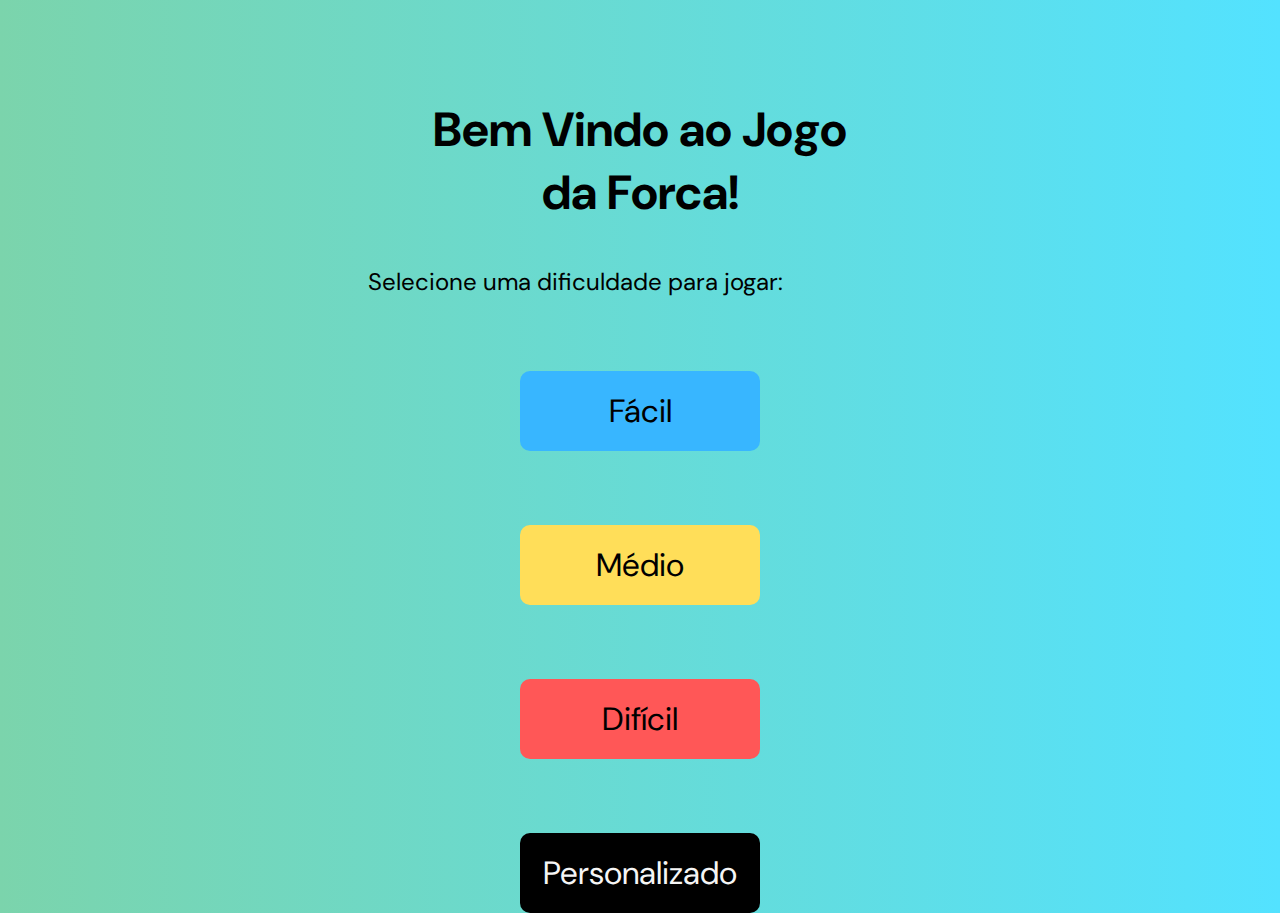
<file: index.html>
<!DOCTYPE html>
<html lang="pt-br">
<head>
    <meta charset="UTF-8">
    <meta name="viewport" content="width=device-width, initial-scale=1.0">
    <link rel="stylesheet" href="styles/style.css">
    <link rel="icon" href="images/jogo-da-forca.png">
    <title>Jogo da Forca</title>
</head>
<body>

    <div class="container">
        <h1>Bem Vindo ao Jogo da Forca!</h1>

        <br><br>
        <p>Selecione uma dificuldade para jogar:</p>
        <br><br>
        <div class="bot-all">
            <a href="facil.html"><button class="but-1">Fácil</button></a>
        <br><br>
            <a href="medio.html"><button class="but-2">Médio</button></a>
        <br><br>
            <a href="dificil.html"><button class="but-3">Difícil</button></a>
        <br><br>
            <a href="personalizado.html"><button class="but-4">Personalizado</button></a>
        </div>
    </div>
    
</body>
</html>
</file>
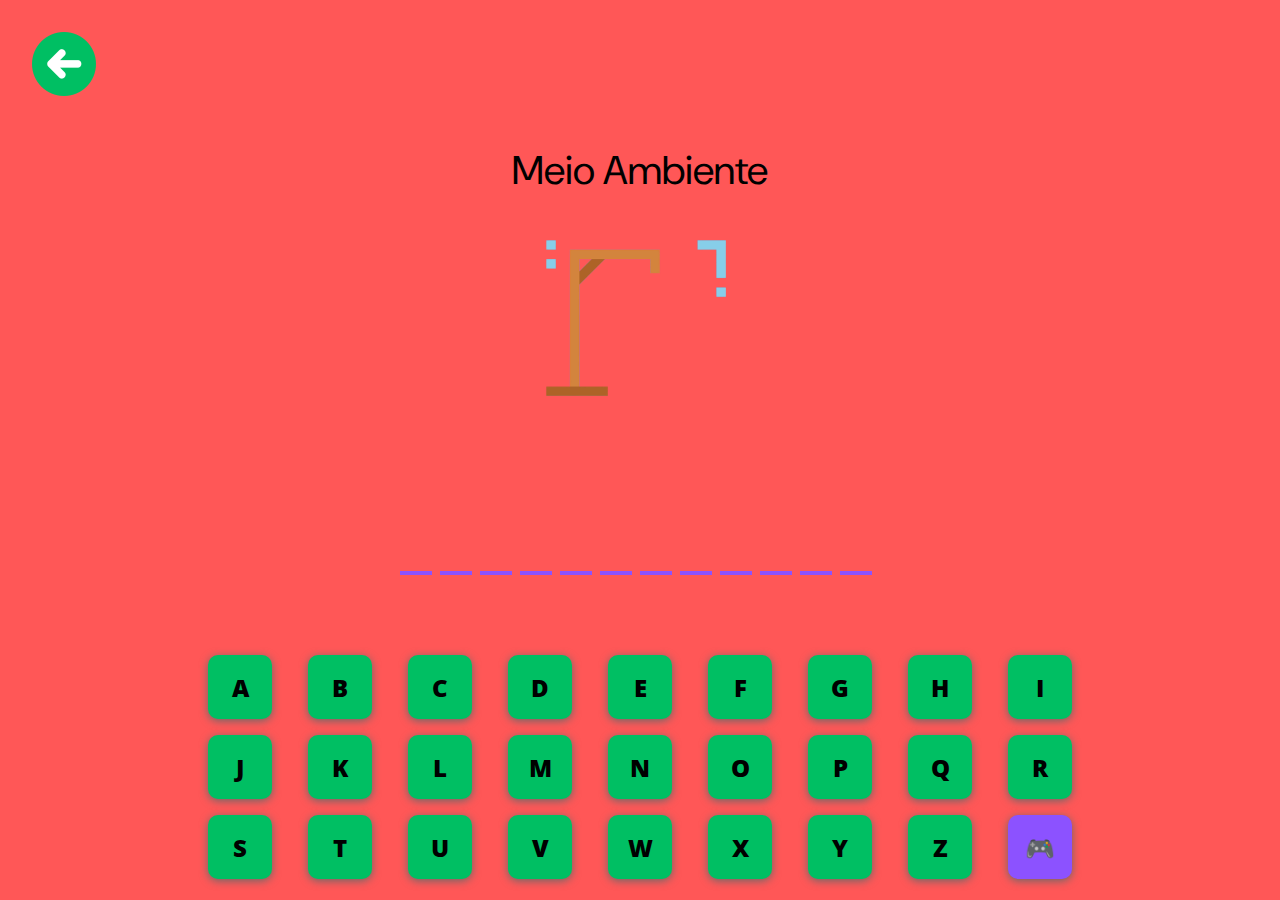
<file: dificil.html>
<!DOCTYPE html>
<html lang="pt-br">
<head>
    <meta charset="UTF-8">
    <meta name="viewport" content="width=device-width, initial-scale=1.0">
    <link rel="icon" href="images/jogo-da-forca.png">
    <link rel="stylesheet" href="styles/style-dificil.css">
    <title>Jogo da Forca</title>
</head>
<body>
    <div class="back" onclick="menu()">
    </div>
    
    <div class="container">
        <div id="categoria">
            Meio Ambiente
        </div>
        <div id="imagem">
        </div>
        <div id="palavra-secreta">
            <!-- <div class="letras">A</div>
            <div class="letras">A</div>
            <div class="letras">A</div>
            <div class="letras">A</div>
            <div class="letras">A</div>
            <div class="letras">A</div>
            <div class="letras">A</div>
            <div class="letras">A</div>-->
        </div>

        <div id="teclado">
            <div class="teclas">
                <button id="tecla-A" onclick="verificaLetraA('A', 'Á', 'Ã')">A</button>
                <button id="tecla-B"onclick="verificaLetra('B')">B</button>
                <button id="tecla-C"onclick="verificaLetraC('C', 'Ç')">C</button>
                <button id="tecla-D"onclick="verificaLetra('D')">D</button>
                <button id="tecla-E"onclick="verificaLetraA('E', 'É', 'Ê')">E</button>
                <button id="tecla-F"onclick="verificaLetra('F')">F</button>
                <button id="tecla-G"onclick="verificaLetra('G')">G</button>
                <button id="tecla-H"onclick="verificaLetra('H')">H</button>
                <button id="tecla-I"onclick="verificaLetraA('I', 'Í', 'Î')">I</button>
            </div>
            <div class="teclas">
                <button id="tecla-J"onclick="verificaLetra('J')">J</button>
                <button id="tecla-K"onclick="verificaLetra('K')">K</button>
                <button id="tecla-L"onclick="verificaLetra('L')">L</button>
                <button id="tecla-M"onclick="verificaLetra('M')">M</button>
                <button id="tecla-N"onclick="verificaLetra('N')">N</button>
                <button id="tecla-O"onclick="verificaLetraA('O', 'Ô', 'Ó')">O</button>
                <button id="tecla-P"onclick="verificaLetra('P')">P</button>
                <button id="tecla-Q"onclick="verificaLetra('Q')">Q</button>
                <button id="tecla-R"onclick="verificaLetra('R')">R</button>
            </div>
            <div class="teclas">
                <button id="tecla-S"onclick="verificaLetra('S')">S</button>
                <button id="tecla-T"onclick="verificaLetra('T')">T</button>
                <button id="tecla-U"onclick="verificaLetraA('U', 'Ú', 'Û')">U</button>
                <button id="tecla-V"onclick="verificaLetra('V')">V</button>
                <button id="tecla-W"onclick="verificaLetra('W')">W</button>
                <button id="tecla-X"onclick="verificaLetra('X')">X</button>
                <button id="tecla-Y"onclick="verificaLetra('Y')">Y</button>
                <button id="tecla-Z"onclick="verificaLetra('Z')">Z</button>
                <button id="tecla-Restart" onclick="redireciona()">🎮</button>
            </div>

        </div>

    </div>
    <div class="winning-message" id="winning-message">
        <p class="winning-message-text">Venceu!</p>
        <button class="winning-message-button" onclick="redireciona()">Reiniciar</button>
        <button class="back-button" onclick="menu()">Selecionar modo</button>
    </div>

    <div class="loser-message" id="loser-message">
        <p class="loser-message-text">Perdeu :(</p>
        <button class="loser-message-button" onclick="redireciona()">Reiniciar</button>
        <button class="back-button" onclick="menu()">Selecionar modo</button>
    </div>

</body>
<script src="script/index-d.js"></script>
</html>
</file>
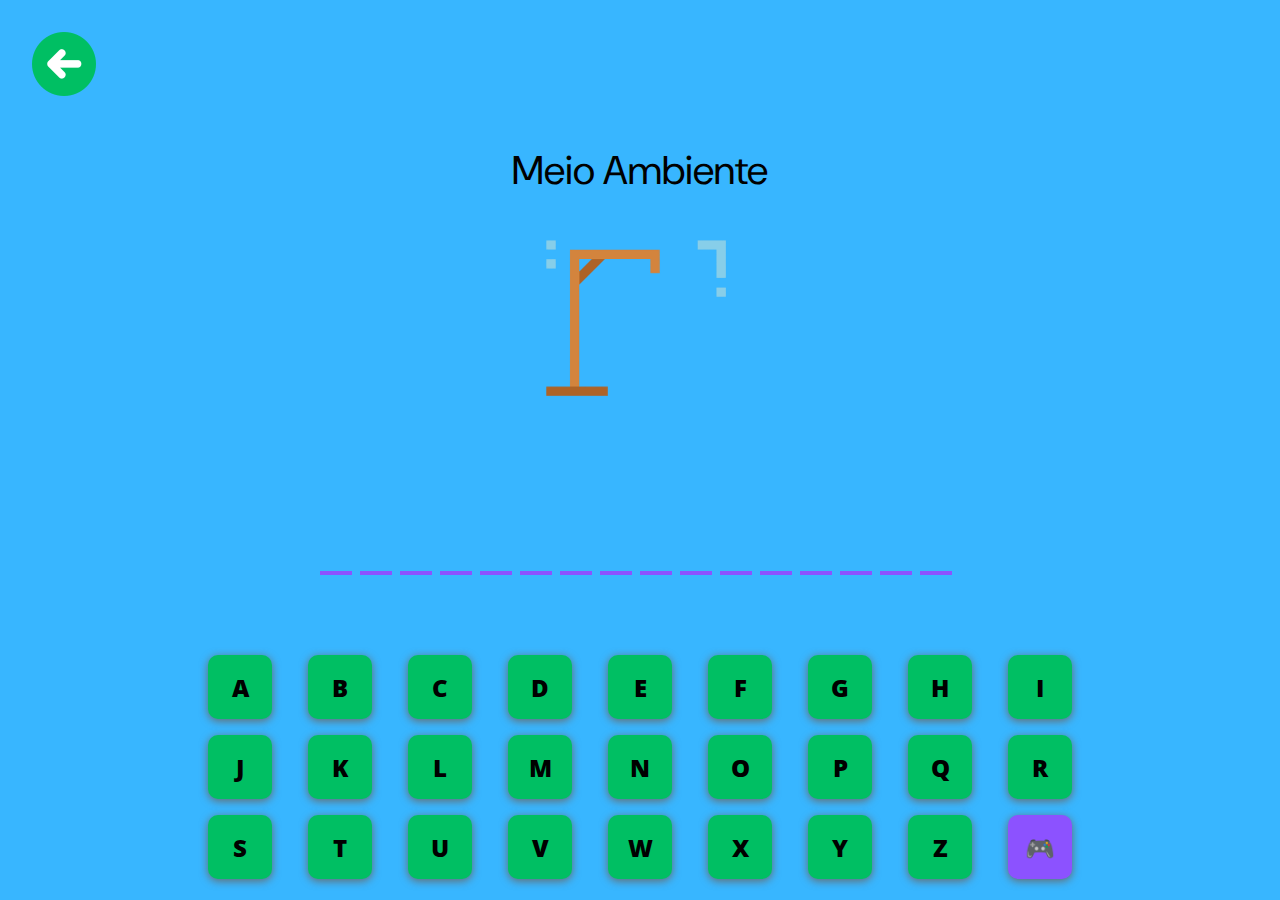
<file: facil.html>
<!DOCTYPE html>
<html lang="pt-br">
<head>
    <meta charset="UTF-8">
    <meta name="viewport" content="width=device-width, initial-scale=1.0">
    <link rel="icon" href="images/jogo-da-forca.png">
    <link rel="stylesheet" href="styles/style-facil.css">
    <title>Jogo da Forca</title>
</head>
<body>
    <div class="back" onclick="menu()">
    </div>
    
    <div class="container">
        <div id="categoria">
            Meio Ambiente
        </div>
        <div id="imagem">
        </div>
        <div id="palavra-secreta">
            <!-- <div class="letras">A</div>
            <div class="letras">A</div>
            <div class="letras">A</div>
            <div class="letras">A</div>
            <div class="letras">A</div>
            <div class="letras">A</div>
            <div class="letras">A</div>
            <div class="letras">A</div>-->
        </div>

        <div id="teclado">
            <div class="teclas">
                <button id="tecla-A" onclick="verificaLetraA('A', 'Á', 'Ã')">A</button>
                <button id="tecla-B"onclick="verificaLetra('B')">B</button>
                <button id="tecla-C"onclick="verificaLetraC('C', 'Ç')">C</button>
                <button id="tecla-D"onclick="verificaLetra('D')">D</button>
                <button id="tecla-E"onclick="verificaLetraA('E', 'É', 'Ê')">E</button>
                <button id="tecla-F"onclick="verificaLetra('F')">F</button>
                <button id="tecla-G"onclick="verificaLetra('G')">G</button>
                <button id="tecla-H"onclick="verificaLetra('H')">H</button>
                <button id="tecla-I"onclick="verificaLetraA('I', 'Í', 'Î')">I</button>
            </div>
            <div class="teclas">
                <button id="tecla-J"onclick="verificaLetra('J')">J</button>
                <button id="tecla-K"onclick="verificaLetra('K')">K</button>
                <button id="tecla-L"onclick="verificaLetra('L')">L</button>
                <button id="tecla-M"onclick="verificaLetra('M')">M</button>
                <button id="tecla-N"onclick="verificaLetra('N')">N</button>
                <button id="tecla-O"onclick="verificaLetraA('O', 'Ô', 'Ó')">O</button>
                <button id="tecla-P"onclick="verificaLetra('P')">P</button>
                <button id="tecla-Q"onclick="verificaLetra('Q')">Q</button>
                <button id="tecla-R"onclick="verificaLetra('R')">R</button>
            </div>
            <div class="teclas">
                <button id="tecla-S"onclick="verificaLetra('S')">S</button>
                <button id="tecla-T"onclick="verificaLetra('T')">T</button>
                <button id="tecla-U"onclick="verificaLetraA('U', 'Ú', 'Û')">U</button>
                <button id="tecla-V"onclick="verificaLetra('V')">V</button>
                <button id="tecla-W"onclick="verificaLetra('W')">W</button>
                <button id="tecla-X"onclick="verificaLetra('X')">X</button>
                <button id="tecla-Y"onclick="verificaLetra('Y')">Y</button>
                <button id="tecla-Z"onclick="verificaLetra('Z')">Z</button>
                <button id="tecla-Restart" onclick="redireciona()">🎮</button>
            </div>

        </div>

    </div>
    <div class="winning-message" id="winning-message">
        <p class="winning-message-text">Venceu!</p>
        <button class="winning-message-button" onclick="redireciona()">Reiniciar</button>
        <button class="back-button" onclick="menu()">Selecionar modo</button>
    </div>

    <div class="loser-message" id="loser-message">
        <p class="loser-message-text">Perdeu :(</p>
        <button class="loser-message-button" onclick="redireciona()">Reiniciar</button>
        <button class="back-button" onclick="menu()">Selecionar modo</button>
    </div>

</body>
<script src="script/index.js"></script>
</html>
</file>
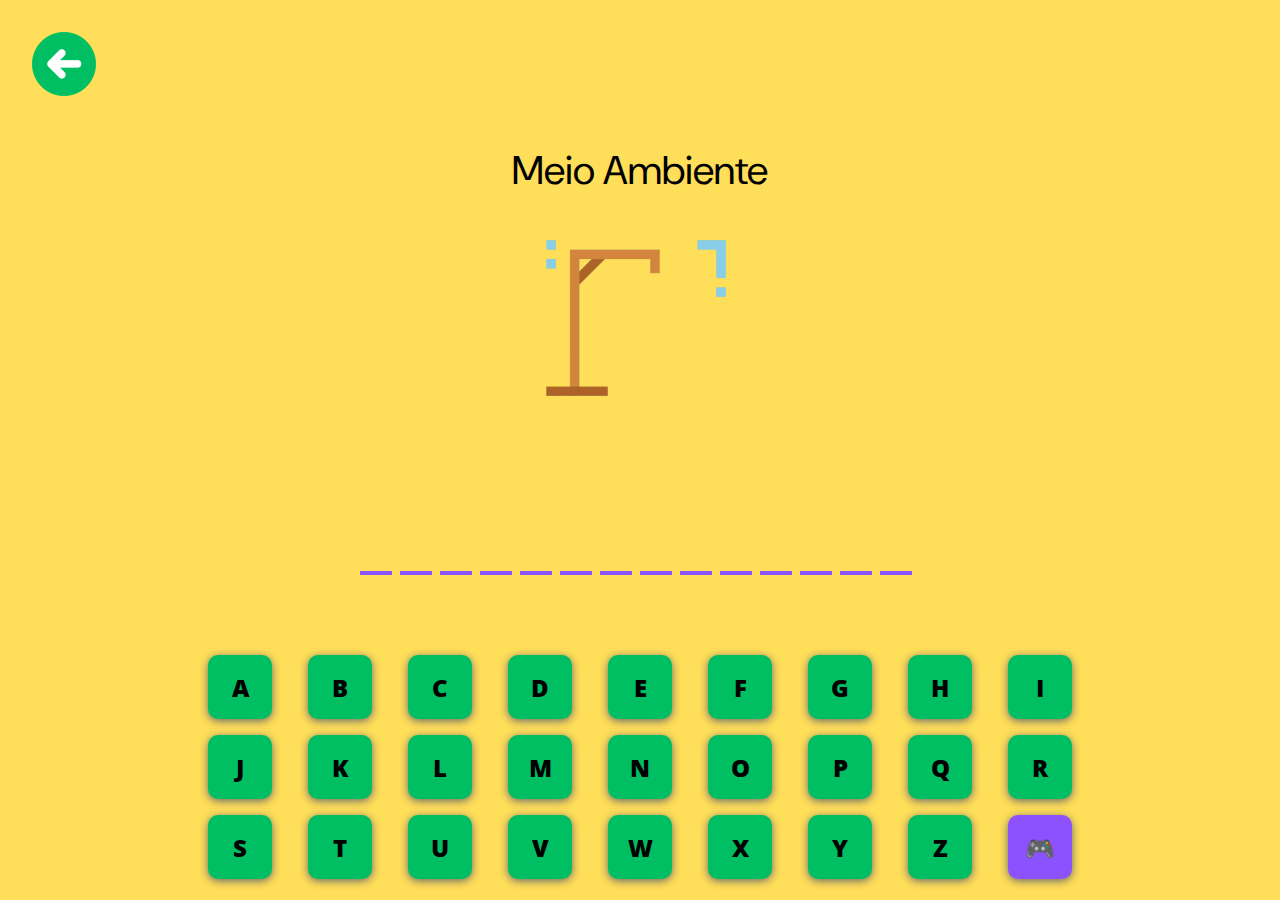
<file: medio.html>
<!DOCTYPE html>
<html lang="pt-br">
<head>
    <meta charset="UTF-8">
    <meta name="viewport" content="width=device-width, initial-scale=1.0">
    <link rel="icon" href="images/jogo-da-forca.png">
    <link rel="stylesheet" href="styles/style-medio.css">
    <title>Jogo da Forca</title>
</head>
<body>
    <div class="back" onclick="menu()">
    </div>
    
    <div class="container">
        <div id="categoria">
            Meio Ambiente
        </div>
        <div id="imagem">
        </div>
        <div id="palavra-secreta">
            <!-- <div class="letras">A</div>
            <div class="letras">A</div>
            <div class="letras">A</div>
            <div class="letras">A</div>
            <div class="letras">A</div>
            <div class="letras">A</div>
            <div class="letras">A</div>
            <div class="letras">A</div>-->
        </div>

        <div id="teclado">
            <div class="teclas">
                <button id="tecla-A" onclick="verificaLetraA('A', 'Á', 'Ã')">A</button>
                <button id="tecla-B"onclick="verificaLetra('B')">B</button>
                <button id="tecla-C"onclick="verificaLetraC('C', 'Ç')">C</button>
                <button id="tecla-D"onclick="verificaLetra('D')">D</button>
                <button id="tecla-E"onclick="verificaLetraA('E', 'É', 'Ê')">E</button>
                <button id="tecla-F"onclick="verificaLetra('F')">F</button>
                <button id="tecla-G"onclick="verificaLetra('G')">G</button>
                <button id="tecla-H"onclick="verificaLetra('H')">H</button>
                <button id="tecla-I"onclick="verificaLetraA('I', 'Í', 'Î')">I</button>
            </div>
            <div class="teclas">
                <button id="tecla-J"onclick="verificaLetra('J')">J</button>
                <button id="tecla-K"onclick="verificaLetra('K')">K</button>
                <button id="tecla-L"onclick="verificaLetra('L')">L</button>
                <button id="tecla-M"onclick="verificaLetra('M')">M</button>
                <button id="tecla-N"onclick="verificaLetra('N')">N</button>
                <button id="tecla-O"onclick="verificaLetraA('O', 'Ô', 'Ó')">O</button>
                <button id="tecla-P"onclick="verificaLetra('P')">P</button>
                <button id="tecla-Q"onclick="verificaLetra('Q')">Q</button>
                <button id="tecla-R"onclick="verificaLetra('R')">R</button>
            </div>
            <div class="teclas">
                <button id="tecla-S"onclick="verificaLetra('S')">S</button>
                <button id="tecla-T"onclick="verificaLetra('T')">T</button>
                <button id="tecla-U"onclick="verificaLetraA('U', 'Ú', 'Û')">U</button>
                <button id="tecla-V"onclick="verificaLetra('V')">V</button>
                <button id="tecla-W"onclick="verificaLetra('W')">W</button>
                <button id="tecla-X"onclick="verificaLetra('X')">X</button>
                <button id="tecla-Y"onclick="verificaLetra('Y')">Y</button>
                <button id="tecla-Z"onclick="verificaLetra('Z')">Z</button>
                <button id="tecla-Restart" onclick="redireciona()">🎮</button>
            </div>

        </div>

    </div>
    <div class="winning-message" id="winning-message">
        <p class="winning-message-text">Venceu!</p>
        <button class="winning-message-button" onclick="redireciona()">Reiniciar</button>
        <button class="back-button" onclick="menu()">Selecionar modo</button>
    </div>

    <div class="loser-message" id="loser-message">
        <p class="loser-message-text">Perdeu :(</p>
        <button class="loser-message-button" onclick="redireciona()">Reiniciar</button>
        <button class="back-button" onclick="menu()">Selecionar modo</button>
    </div>

</body>
<script src="script/index-m.js"></script>
</html>
</file>
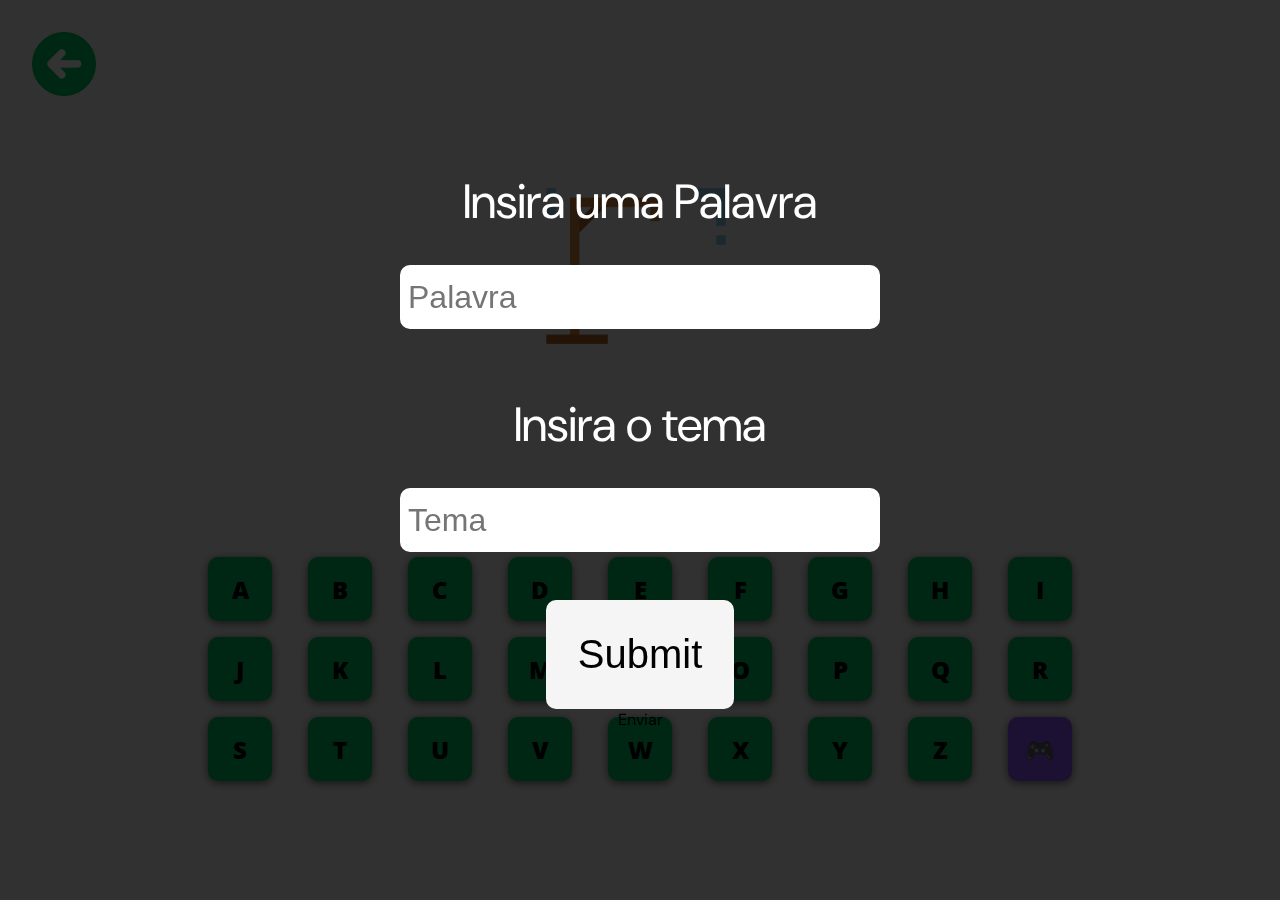
<file: personalizado.html>
<!DOCTYPE html>
<html lang="pt-br">
<head>
    <meta charset="UTF-8">
    <meta name="viewport" content="width=device-width, initial-scale=1.0">
    <link rel="icon" href="images/jogo-da-forca.png">
    <link rel="stylesheet" href="styles/style-persona.css">
    <title>Jogo da Forca</title>
</head>
<body>
    <div class="back" onclick="menu()">
    </div>
    <div class="inserir-palavra" id="inserir-palavra">
        <p class="inserir-palavra-text">Insira uma Palavra</p>
        <input type="text" required id="palavra-inserida" placeholder="Palavra" name="palavra-inserida">

        <p class="inserir-tema-text">Insira o tema</p>
        <input type="text" required id="tema-inserido" placeholder="Tema" name="tema-inserido">

        <input type="submit" class="send-button" onclick="ativa()">Enviar</button>
    </div>
    
    <div class="container">
        <div id="categoria">
            <!-- categoria aqui  -->
        </div>
        <div id="imagem">
        </div>
        <div id="palavra-secreta">
            <!-- <div class="letras">A</div>
            <div class="letras">A</div>
            <div class="letras">A</div>
            <div class="letras">A</div>
            <div class="letras">A</div>
            <div class="letras">A</div>
            <div class="letras">A</div>
            <div class="letras">A</div>-->
        </div>

        <div id="teclado">
            <div class="teclas">
                <button id="tecla-A" onclick="verificaLetraA('A', 'Á', 'Ã')">A</button>
                <button id="tecla-B"onclick="verificaLetra('B')">B</button>
                <button id="tecla-C"onclick="verificaLetraC('C', 'Ç')">C</button>
                <button id="tecla-D"onclick="verificaLetra('D')">D</button>
                <button id="tecla-E"onclick="verificaLetraA('E', 'É', 'Ê')">E</button>
                <button id="tecla-F"onclick="verificaLetra('F')">F</button>
                <button id="tecla-G"onclick="verificaLetra('G')">G</button>
                <button id="tecla-H"onclick="verificaLetra('H')">H</button>
                <button id="tecla-I"onclick="verificaLetraA('I', 'Í', 'Î')">I</button>
            </div>
            <div class="teclas">
                <button id="tecla-J"onclick="verificaLetra('J')">J</button>
                <button id="tecla-K"onclick="verificaLetra('K')">K</button>
                <button id="tecla-L"onclick="verificaLetra('L')">L</button>
                <button id="tecla-M"onclick="verificaLetra('M')">M</button>
                <button id="tecla-N"onclick="verificaLetra('N')">N</button>
                <button id="tecla-O"onclick="verificaLetraA('O', 'Ô', 'Ó')">O</button>
                <button id="tecla-P"onclick="verificaLetra('P')">P</button>
                <button id="tecla-Q"onclick="verificaLetra('Q')">Q</button>
                <button id="tecla-R"onclick="verificaLetra('R')">R</button>
            </div>
            <div class="teclas">
                <button id="tecla-S"onclick="verificaLetra('S')">S</button>
                <button id="tecla-T"onclick="verificaLetra('T')">T</button>
                <button id="tecla-U"onclick="verificaLetraA('U', 'Ú', 'Û')">U</button>
                <button id="tecla-V"onclick="verificaLetra('V')">V</button>
                <button id="tecla-W"onclick="verificaLetra('W')">W</button>
                <button id="tecla-X"onclick="verificaLetra('X')">X</button>
                <button id="tecla-Y"onclick="verificaLetra('Y')">Y</button>
                <button id="tecla-Z"onclick="verificaLetra('Z')">Z</button>
                <button id="tecla-Restart" onclick="redireciona()">🎮</button>
            </div>

        </div>

    </div>
    <div class="winning-message" id="winning-message">
        <p class="winning-message-text">Venceu!</p>
        <button class="winning-message-button" onclick="redireciona()">Reiniciar</button>
        <button class="back-button" onclick="menu()">Selecionar modo</button>
    </div>

    <div class="loser-message" id="loser-message">
        <p class="loser-message-text">Perdeu :(</p>
        <button class="loser-message-button" onclick="redireciona()">Reiniciar</button>
        <button class="back-button" onclick="menu()">Selecionar modo</button>
    </div>

</body>
<script src="script/index-p.js"></script>
</html>
</file>
<file: styles/style.css>
@import url('https://fonts.googleapis.com/css2?family=DM+Sans:opsz,wght@9..40,600&display=swap');

*{
    padding: 0;
    margin: 0;
    box-sizing: border-box;
}

body{
    background: linear-gradient(90deg, rgb(123, 212, 172) 0%, rgb(83, 226, 255) 100%); 
    height: 100vh;
    width: 100vw;
}

html{
    scroll-behavior: smooth;
    font-family: 'DM Sans', sans-serif;
}

h1{
    text-align: center;
    font-size: 3rem;
    margin: auto 3rem auto 3rem;
}
p{
    font-size: 1.5rem;
}

.container{
    position: absolute;
    top: 50%;
    left: 50%;
    transform: translate(-50%, -50%);
    padding: 3rem;
    
    height: 50rem;
}

.bot-all a button{
    height: 5rem;
    width: 15rem;
    border: none;
    border-radius: 10px;
    margin-top: 2rem;
    font-family: 'DM Sans', sans-serif;
    font-size: 2rem;
}

.bot-all{
    display: flex;
    flex-direction: column;
    align-items: center;
}

.but-1{
    background-color: #38b6ff;
    transition: 0.5s;
    cursor: pointer;
    color: black;
}
.but-1:hover{
    background-color: white;
    color: #38b6ff;
    transition: 0.5s;
}
.but-2{
    background-color: #ffde59;
    transition: 0.5s;
    cursor: pointer;
    color: black;
}
.but-2:hover{
    background-color: white;
    color: #ffde59;
    transition: 0.5s;
}

.but-3{
    background-color: #ff5757;
    transition: 0.5s;
    cursor: pointer;
    color: black;
}
.but-3:hover{
    background-color: white;
    color: #ff5757;
    transition: 0.5s;
}
.but-4{
    background-color: black;
    transition: 0.5s;
    color: whitesmoke;
    cursor: pointer;
}
.but-4:hover{
    background-color: whitesmoke;
    transition: 0.5s;
    color: black;
}

@media (max-width: 768px){

h1{
    font-size: 2rem;
    margin: auto 1rem auto 1rem;
}

}
</file>
<file: styles/style-dificil.css>
@import url('https://fonts.googleapis.com/css2?family=DM+Sans:opsz,wght@9..40,600&family=Open+Sans:wght@800&display=swap');



*{
    padding: 0;
    margin: 0;
    box-sizing: border-box;
}

html{
    scroll-behavior: smooth;
    font-family: 'DM Sans', sans-serif;
}

body{
    background:  #ff5757 ; 
    width: 100%;
    
}

.container{
    display: flex;
    flex-direction: column;
    justify-content: center;
    align-items: center;
    text-align: center;
    
}

#imagem{
    background-image: url('../images/dificil/img1.png');
    background-repeat: no-repeat;
    width: 310px;
    height: 285px;
    border-radius: 10px;
    margin-top: 1rem;
    background-size: contain;
}
.back{
    background-image: url('../images/back-1.png');
    width: 64px;
    height: 64px;
    margin-top: 2rem;
    margin-left: 2rem;
    cursor: pointer;
    transition: 0.5s;
}
.back:hover{
    background-image: url('../images/back-2.png');
    margin-left: 1rem;
    transition: 0.5s;
}

#palavra-secreta{
    display: flex;
    flex-direction: row;
    justify-content: center;
    margin: 0 auto;
    font-size: 2rem;
    margin-top: 2rem;
}

.letras{
    border-bottom: 4px solid #8c52ff;
    margin-right: 8px;
    color: white;
    width: 2rem;
    text-align: center;
}

#teclado{
    margin-top: 4rem;
    margin-bottom: 1rem;
}


.teclas button{
    width: 4rem;
    height: 4rem;
    font-size: 1.5rem;
    margin-top: 1rem;
    margin-left: 1rem;
    margin-right: 1rem;
    cursor: pointer;
    border: none;
    background-color: #00bf63;
    border-radius: 10px;
    font-family: 'Open Sans', sans-serif;
    transition: 0.5s;
    box-shadow: 0px 2px 8px dimgray;
    font-weight: 900;
    
}

.teclas button:hover{
    background-color: white;
    color: #00bf63;
    transition: 0.5s;
    transform: scale(1.2);
}

.teclas button:disabled{
    cursor: not-allowed;
}


#tecla-Restart{
    background-color: #8c52ff;
}

#categoria{
    text-align: center;
    font-size: 2.5rem;
    margin-top: 3rem;
}

/*Winning-Message*/
.winning-message{
    display: none;
    position: fixed;
    top: 0;
    left: 0;
    bottom: 0;
    right: 0;
    justify-content: center;
    align-items: center;
    background-color: rgba(0, 0, 0, 0.8);
    flex-direction: column;
}

.winning-message-button{

    font-size: 2.5rem;
    background-color: rgba(65, 184, 131, 1);
    padding: 2rem;
    cursor: pointer;
    border: none;
    border-radius: 10px;
    margin-top: 3rem;
    color: white;
    transition: 0.5s;
}

.winning-message-button:hover{
    color: rgba(65, 184, 131, 1);
    background-color: white;
    transition: 0.5s;
}

.winning-message-text{
    color: white;
    font-size: 5rem;
}

/*Loser-Message*/
.loser-message{
    display: none;
    position: fixed;
    top: 0;
    left: 0;
    bottom: 0;
    right: 0;
    justify-content: center;
    align-items: center;
    background-color: rgba(0, 0, 0, 0.8);
    flex-direction: column;
}

.loser-message-button{

    font-size: 2.5rem;
    background-color: rgb(184, 69, 65);
    padding: 2rem;
    cursor: pointer;
    border: none;
    border-radius: 10px;
    margin-top: 3rem;
    color: white;
    transition: 0.5s;
}

.loser-message-button:hover{
    color: rgb(184, 69, 65);
    background-color: white;
    transition: 0.5s;
}

.loser-message-text{
    color: white;
    font-size: 5rem;
}

.back-button{
    font-size: 1.5rem;
    background-color: rgb(146, 65, 184);
    padding: 2rem;
    cursor: pointer;
    border: none;
    border-radius: 10px;
    margin-top: 3rem;
    color: white;
    transition: 0.5s;
}
.back-button:hover{
    color: rgb(146, 65, 184);
    background-color: white;
    transition: 0.5s;
}

@media (max-width: 768px){
    #teclado{
        margin-top: 2rem;
    }
    .teclas button{
        width: 24px;
        height: 24px;
        font-size: 0.7rem;
        margin-left: 0.2rem;
    margin-right: 0.2rem;
    margin-top: 0.7rem;
    }
  
    #palavra-secreta{
        font-size: 1.2rem;
        margin-top: 1rem;
    }
    .teclas button{
        border-radius: 5px;
    }
    #categoria{
        font-size: 1.7rem;
    }
    .letras{
        
        margin-right: 4px;
       
        width: 1rem;
        
    }
    
    #imagem{
        width: 310px;
        height: 285px;
    }
}
</file>
<file: styles/style-facil.css>
@import url('https://fonts.googleapis.com/css2?family=DM+Sans:opsz,wght@9..40,600&family=Open+Sans:wght@800&display=swap');



*{
    padding: 0;
    margin: 0;
    box-sizing: border-box;
}

html{
    scroll-behavior: smooth;
    font-family: 'DM Sans', sans-serif;
}

body{
    background:  #38b6ff ; 
    width: 100%;
    
}

.container{
    display: flex;
    flex-direction: column;
    justify-content: center;
    align-items: center;
    text-align: center;
    
}

#imagem{
    background-image: url('../images/facil/img1.png');
    background-repeat: no-repeat;
    width: 310px;
    height: 285px;
    border-radius: 10px;
    margin-top: 1rem;
    background-size: contain;
}
.back{
    background-image: url('../images/back-1.png');
    width: 64px;
    height: 64px;
    margin-top: 2rem;
    margin-left: 2rem;
    cursor: pointer;
    transition: 0.5s;
}
.back:hover{
    background-image: url('../images/back-2.png');
    margin-left: 1rem;
    transition: 0.5s;
}

#palavra-secreta{
    display: flex;
    flex-direction: row;
    justify-content: center;
    margin: 0 auto;
    font-size: 2rem;
    margin-top: 2rem;
}

.letras{
    border-bottom: 4px solid #8c52ff;
    margin-right: 8px;
    color: white;
    width: 2rem;
    text-align: center;
}

#teclado{
    margin-top: 4rem;
    margin-bottom: 1rem;
}


.teclas button{
    width: 4rem;
    height: 4rem;
    font-size: 1.5rem;
    margin-top: 1rem;
    margin-left: 1rem;
    margin-right: 1rem;
    cursor: pointer;
    border: none;
    background-color: #00bf63;
    border-radius: 10px;
    font-family: 'Open Sans', sans-serif;
    transition: 0.5s;
    box-shadow: 0px 2px 8px dimgray;
    font-weight: 900;
    
}

.teclas button:hover{
    background-color: white;
    color: #00bf63;
    transition: 0.5s;
    transform: scale(1.2);
}

.teclas button:disabled{
    cursor: not-allowed;
}


#tecla-Restart{
    background-color: #8c52ff;
}

#categoria{
    text-align: center;
    font-size: 2.5rem;
    margin-top: 3rem;
}

/*Winning-Message*/
.winning-message{
    display: none;
    position: fixed;
    top: 0;
    left: 0;
    bottom: 0;
    right: 0;
    justify-content: center;
    align-items: center;
    background-color: rgba(0, 0, 0, 0.8);
    flex-direction: column;
}

.winning-message-button{

    font-size: 2.5rem;
    background-color: rgba(65, 184, 131, 1);
    padding: 2rem;
    cursor: pointer;
    border: none;
    border-radius: 10px;
    margin-top: 3rem;
    color: white;
    transition: 0.5s;
}

.winning-message-button:hover{
    color: rgba(65, 184, 131, 1);
    background-color: white;
    transition: 0.5s;
}

.winning-message-text{
    color: white;
    font-size: 5rem;
}

/*Loser-Message*/
.loser-message{
    display: none;
    position: fixed;
    top: 0;
    left: 0;
    bottom: 0;
    right: 0;
    justify-content: center;
    align-items: center;
    background-color: rgba(0, 0, 0, 0.8);
    flex-direction: column;
}

.loser-message-button{

    font-size: 2.5rem;
    background-color: rgb(184, 69, 65);
    padding: 2rem;
    cursor: pointer;
    border: none;
    border-radius: 10px;
    margin-top: 3rem;
    color: white;
    transition: 0.5s;
}

.loser-message-button:hover{
    color: rgb(184, 69, 65);
    background-color: white;
    transition: 0.5s;
}

.loser-message-text{
    color: white;
    font-size: 5rem;
}

.back-button{
    font-size: 1.5rem;
    background-color: rgb(146, 65, 184);
    padding: 2rem;
    cursor: pointer;
    border: none;
    border-radius: 10px;
    margin-top: 3rem;
    color: white;
    transition: 0.5s;
}
.back-button:hover{
    color: rgb(146, 65, 184);
    background-color: white;
    transition: 0.5s;
}

@media (max-width: 768px){
    #teclado{
        margin-top: 2rem;
    }
    .teclas button{
        width: 24px;
        height: 24px;
        font-size: 0.7rem;
        margin-left: 0.2rem;
    margin-right: 0.2rem;
    margin-top: 0.7rem;
    }
  
    #palavra-secreta{
        font-size: 1.2rem;
        margin-top: 1rem;
    }
    .teclas button{
        border-radius: 5px;
    }
    #categoria{
        font-size: 1.7rem;
    }
    .letras{
        
        margin-right: 4px;
       
        width: 1rem;
        
    }
    
    #imagem{
        width: 310px;
        height: 285px;
    }
}
</file>
<file: styles/style-medio.css>
@import url('https://fonts.googleapis.com/css2?family=DM+Sans:opsz,wght@9..40,600&family=Open+Sans:wght@800&display=swap');



*{
    padding: 0;
    margin: 0;
    box-sizing: border-box;
}

html{
    scroll-behavior: smooth;
    font-family: 'DM Sans', sans-serif;
}

body{
    background:  #ffde59 ; 
    width: 100%;
    
}

.container{
    display: flex;
    flex-direction: column;
    justify-content: center;
    align-items: center;
    text-align: center;
    
}

#imagem{
    background-image: url('../images/medio/img1.png');
    background-repeat: no-repeat;
    width: 310px;
    height: 285px;
    border-radius: 10px;
    margin-top: 1rem;
    background-size: contain;
}
.back{
    background-image: url('../images/back-1.png');
    width: 64px;
    height: 64px;
    margin-top: 2rem;
    margin-left: 2rem;
    cursor: pointer;
    transition: 0.5s;
}
.back:hover{
    background-image: url('../images/back-2.png');
    margin-left: 1rem;
    transition: 0.5s;
}

#palavra-secreta{
    display: flex;
    flex-direction: row;
    justify-content: center;
    margin: 0 auto;
    font-size: 2rem;
    margin-top: 2rem;
}

.letras{
    border-bottom: 4px solid #8c52ff;
    margin-right: 8px;
    color: white;
    width: 2rem;
    text-align: center;
}

#teclado{
    margin-top: 4rem;
    margin-bottom: 1rem;
}


.teclas button{
    width: 4rem;
    height: 4rem;
    font-size: 1.5rem;
    margin-top: 1rem;
    margin-left: 1rem;
    margin-right: 1rem;
    cursor: pointer;
    border: none;
    background-color: #00bf63;
    border-radius: 10px;
    font-family: 'Open Sans', sans-serif;
    transition: 0.5s;
    box-shadow: 0px 2px 8px dimgray;
    font-weight: 900;
    
}

.teclas button:hover{
    background-color: white;
    color: #00bf63;
    transition: 0.5s;
    transform: scale(1.2);
}

.teclas button:disabled{
    cursor: not-allowed;
}


#tecla-Restart{
    background-color: #8c52ff;
}

#categoria{
    text-align: center;
    font-size: 2.5rem;
    margin-top: 3rem;
}

/*Winning-Message*/
.winning-message{
    display: none;
    position: fixed;
    top: 0;
    left: 0;
    bottom: 0;
    right: 0;
    justify-content: center;
    align-items: center;
    background-color: rgba(0, 0, 0, 0.8);
    flex-direction: column;
}

.winning-message-button{

    font-size: 2.5rem;
    background-color: rgba(65, 184, 131, 1);
    padding: 2rem;
    cursor: pointer;
    border: none;
    border-radius: 10px;
    margin-top: 3rem;
    color: white;
    transition: 0.5s;
}

.winning-message-button:hover{
    color: rgba(65, 184, 131, 1);
    background-color: white;
    transition: 0.5s;
}

.winning-message-text{
    color: white;
    font-size: 5rem;
}

/*Loser-Message*/
.loser-message{
    display: none;
    position: fixed;
    top: 0;
    left: 0;
    bottom: 0;
    right: 0;
    justify-content: center;
    align-items: center;
    background-color: rgba(0, 0, 0, 0.8);
    flex-direction: column;
}

.loser-message-button{

    font-size: 2.5rem;
    background-color: rgb(184, 69, 65);
    padding: 2rem;
    cursor: pointer;
    border: none;
    border-radius: 10px;
    margin-top: 3rem;
    color: white;
    transition: 0.5s;
}

.loser-message-button:hover{
    color: rgb(184, 69, 65);
    background-color: white;
    transition: 0.5s;
}

.loser-message-text{
    color: white;
    font-size: 5rem;
}

.back-button{
    font-size: 1.5rem;
    background-color: rgb(146, 65, 184);
    padding: 2rem;
    cursor: pointer;
    border: none;
    border-radius: 10px;
    margin-top: 3rem;
    color: white;
    transition: 0.5s;
}
.back-button:hover{
    color: rgb(146, 65, 184);
    background-color: white;
    transition: 0.5s;
}

@media (max-width: 768px){
    #teclado{
        margin-top: 2rem;
    }
    .teclas button{
        width: 24px;
        height: 24px;
        font-size: 0.7rem;
        margin-left: 0.2rem;
    margin-right: 0.2rem;
    margin-top: 0.7rem;
    }
  
    #palavra-secreta{
        font-size: 1.2rem;
        margin-top: 1rem;
    }
    .teclas button{
        border-radius: 5px;
    }
    #categoria{
        font-size: 1.7rem;
    }
    .letras{
        
        margin-right: 4px;
       
        width: 1rem;
        
    }
    
    #imagem{
        width: 310px;
        height: 285px;
    }
}
</file>
<file: styles/style-persona.css>
@import url('https://fonts.googleapis.com/css2?family=DM+Sans:opsz,wght@9..40,600&family=Open+Sans:wght@800&display=swap');



*{
    padding: 0;
    margin: 0;
    box-sizing: border-box;
}

html{
    scroll-behavior: smooth;
    font-family: 'DM Sans', sans-serif;
}

body{
    background:  whitesmoke ; 
    width: 100%;
    
}

.container{
    display: flex;
    flex-direction: column;
    justify-content: center;
    align-items: center;
    text-align: center;
    
}

#imagem{
    background-image: url('../images/persona/img1.png');
    background-repeat: no-repeat;
    width: 310px;
    height: 285px;
    border-radius: 10px;
    margin-top: 1rem;
    background-size: contain;
}
.back{
    background-image: url('../images/back-1.png');
    width: 64px;
    height: 64px;
    margin-top: 2rem;
    margin-left: 2rem;
    cursor: pointer;
    transition: 0.5s;
}
.back:hover{
    background-image: url('../images/back-2.png');
    margin-left: 1rem;
    transition: 0.5s;
}

#palavra-secreta{
    display: flex;
    flex-direction: row;
    justify-content: center;
    margin: 0 auto;
    font-size: 2rem;
    margin-top: 2rem;
}

.letras{
    border-bottom: 4px solid #8c52ff;
    margin-right: 8px;
    color: black;
    width: 2rem;
    text-align: center;
}

#teclado{
    margin-top: 4rem;
    margin-bottom: 1rem;
}


.teclas button{
    width: 4rem;
    height: 4rem;
    font-size: 1.5rem;
    margin-top: 1rem;
    margin-left: 1rem;
    margin-right: 1rem;
    cursor: pointer;
    border: none;
    background-color: #00bf63;
    border-radius: 10px;
    font-family: 'Open Sans', sans-serif;
    transition: 0.5s;
    box-shadow: 0px 2px 8px dimgray;
    font-weight: 900;
    
}

.teclas button:hover{
    background-color: white;
    color: #00bf63;
    transition: 0.5s;
    transform: scale(1.2);
}

.teclas button:disabled{
    cursor: not-allowed;
}


#tecla-Restart{
    background-color: #8c52ff;
}

#categoria{
    text-align: center;
    font-size: 2.5rem;
    margin-top: 3rem;
}

/*Winning-Message*/
.winning-message{
    display: none;
    position: fixed;
    top: 0;
    left: 0;
    bottom: 0;
    right: 0;
    justify-content: center;
    align-items: center;
    background-color: rgba(0, 0, 0, 0.8);
    flex-direction: column;
}

.winning-message-button{

    font-size: 2.5rem;
    background-color: rgba(65, 184, 131, 1);
    padding: 2rem;
    cursor: pointer;
    border: none;
    border-radius: 10px;
    margin-top: 3rem;
    color: white;
    transition: 0.5s;
}

.winning-message-button:hover{
    color: rgba(65, 184, 131, 1);
    background-color: white;
    transition: 0.5s;
}

.winning-message-text{
    color: white;
    font-size: 5rem;
}

/*Loser-Message*/
.loser-message{
    display: none;
    position: fixed;
    top: 0;
    left: 0;
    bottom: 0;
    right: 0;
    justify-content: center;
    align-items: center;
    background-color: rgba(0, 0, 0, 0.8);
    flex-direction: column;
}

.loser-message-button{

    font-size: 2.5rem;
    background-color: rgb(184, 69, 65);
    padding: 2rem;
    cursor: pointer;
    border: none;
    border-radius: 10px;
    margin-top: 3rem;
    color: white;
    transition: 0.5s;
}

.loser-message-button:hover{
    color: rgb(184, 69, 65);
    background-color: white;
    transition: 0.5s;
}

.loser-message-text{
    color: white;
    font-size: 5rem;
}

.back-button{
    font-size: 1.5rem;
    background-color: rgb(146, 65, 184);
    padding: 2rem;
    cursor: pointer;
    border: none;
    border-radius: 10px;
    margin-top: 3rem;
    color: white;
    transition: 0.5s;
}
.back-button:hover{
    color: rgb(146, 65, 184);
    background-color: white;
    transition: 0.5s;
}
/*Inserir Palavra*/
.inserir-palavra{
    display: flex;
    position: fixed;
    top: 0;
    left: 0;
    bottom: 0;
    right: 0;
    justify-content: center;
    align-items: center;
    background-color: rgba(0, 0, 0, 0.8);
    flex-direction: column;
}

.inserir-palavra-text, .inserir-tema-text{
    color: white;
    font-size: 3rem;
}
.inserir-tema-text{
    margin-top: 4rem;
}

.send-button{

    font-size: 2.5rem;
    background-color: whitesmoke;
    padding: 2rem;
    cursor: pointer;
    border: none;
    border-radius: 10px;
    margin-top: 3rem;
    transition: 0.5s;
    
}

.send-button:hover{
    color: whitesmoke;
    background-color: black;
    transition: 0.5s;
}

#palavra-inserida, #tema-inserido{
    border: none;
    height: 4rem;
    width: 30rem;
    border-radius: 10px;
    margin-top: 2rem;
    padding: 0.5rem;
    font-size: 2rem;
}



@media (max-width: 768px){
    #teclado{
        margin-top: 2rem;
    }
    .teclas button{
        width: 24px;
        height: 24px;
        font-size: 0.7rem;
        margin-left: 0.2rem;
    margin-right: 0.2rem;
    margin-top: 0.7rem;
    }
  
    #palavra-secreta{
        font-size: 1.2rem;
        margin-top: 1rem;
    }
    .teclas button{
        border-radius: 5px;
    }
    #categoria{
        font-size: 1.7rem;
    }
    .letras{
        
        margin-right: 4px;
       
        width: 1rem;
        
    }
    
    #imagem{
        width: 310px;
        height: 285px;
    }
    .inserir-palavra-text, .inserir-tema-text{
        color: white;
        font-size: 2rem;
    }
    .inserir-tema-text{
        margin-top: 4rem;
    }

    #tema-inserido, #palavra-inserida{
        width: 15rem;
        font-size: 1rem;
    }
    .send-button{
        padding: 1rem;
        font-size: 2rem;
    }
}
</file>
